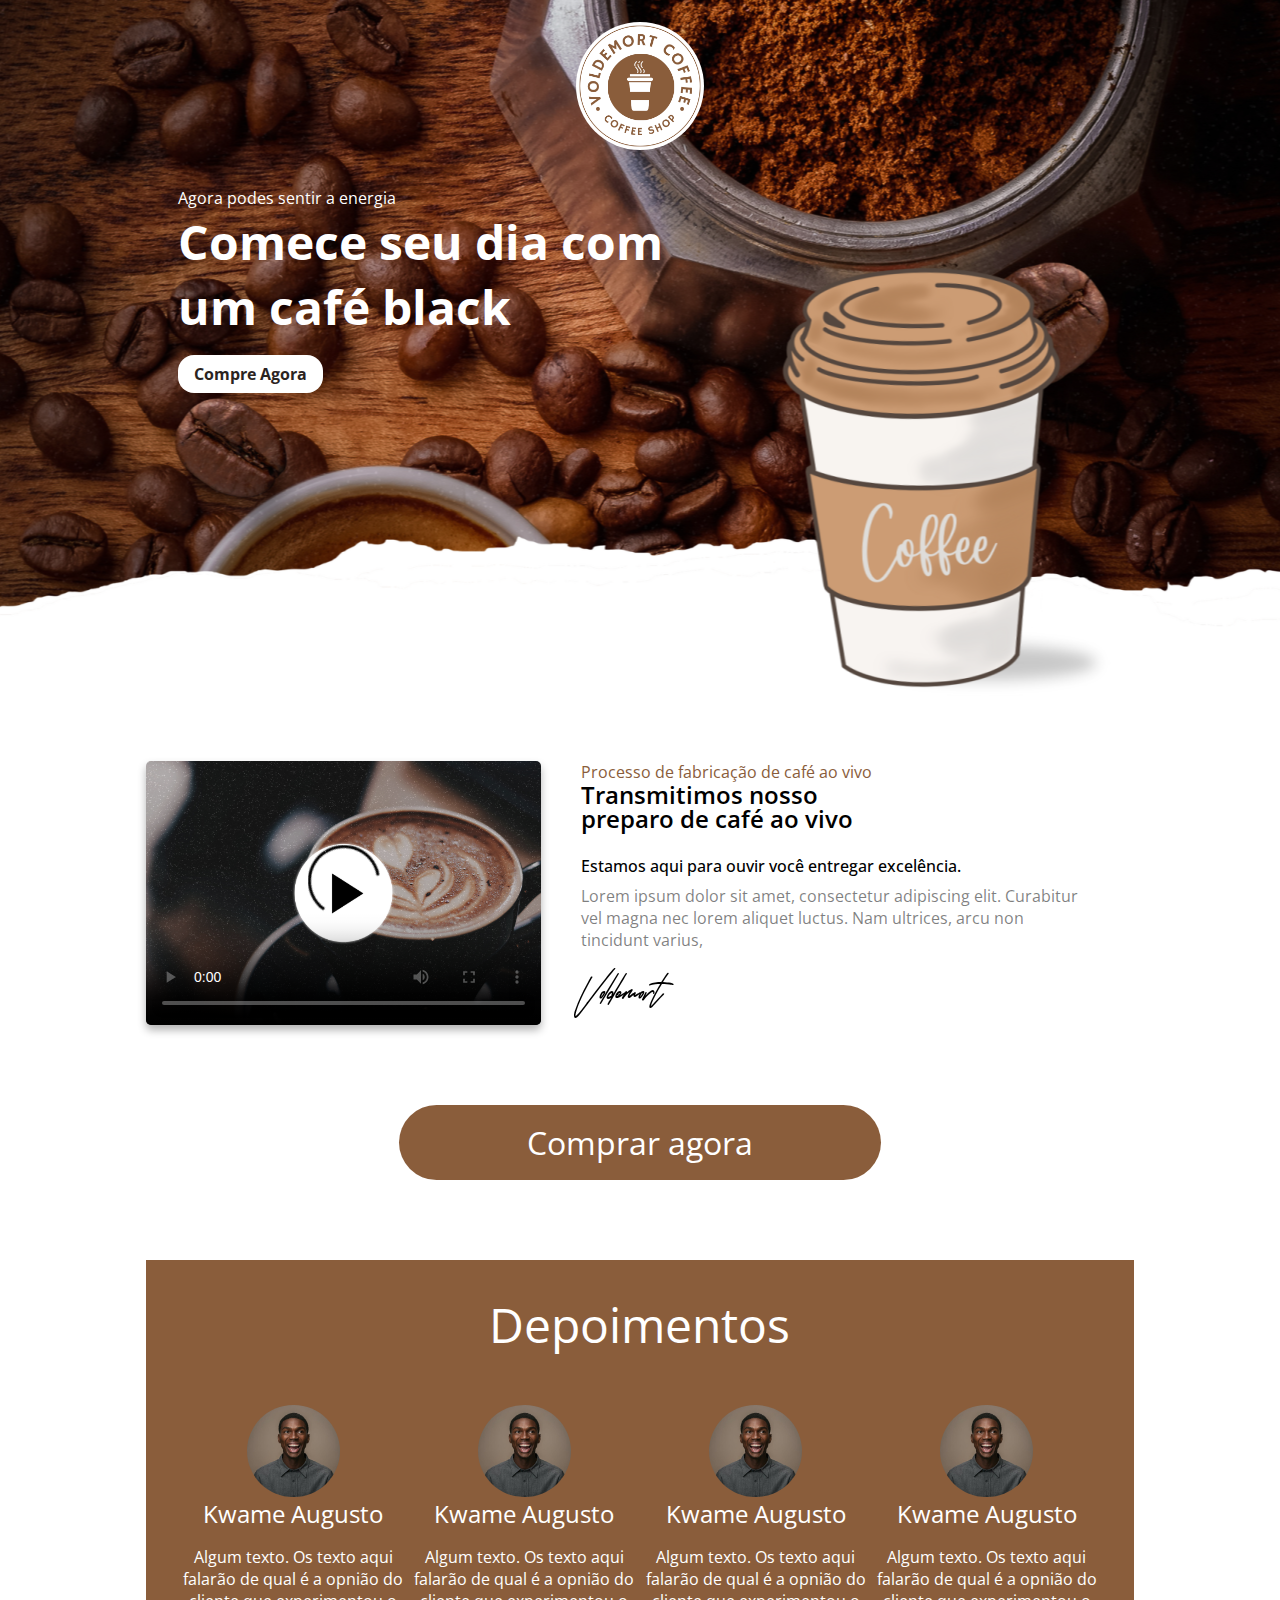
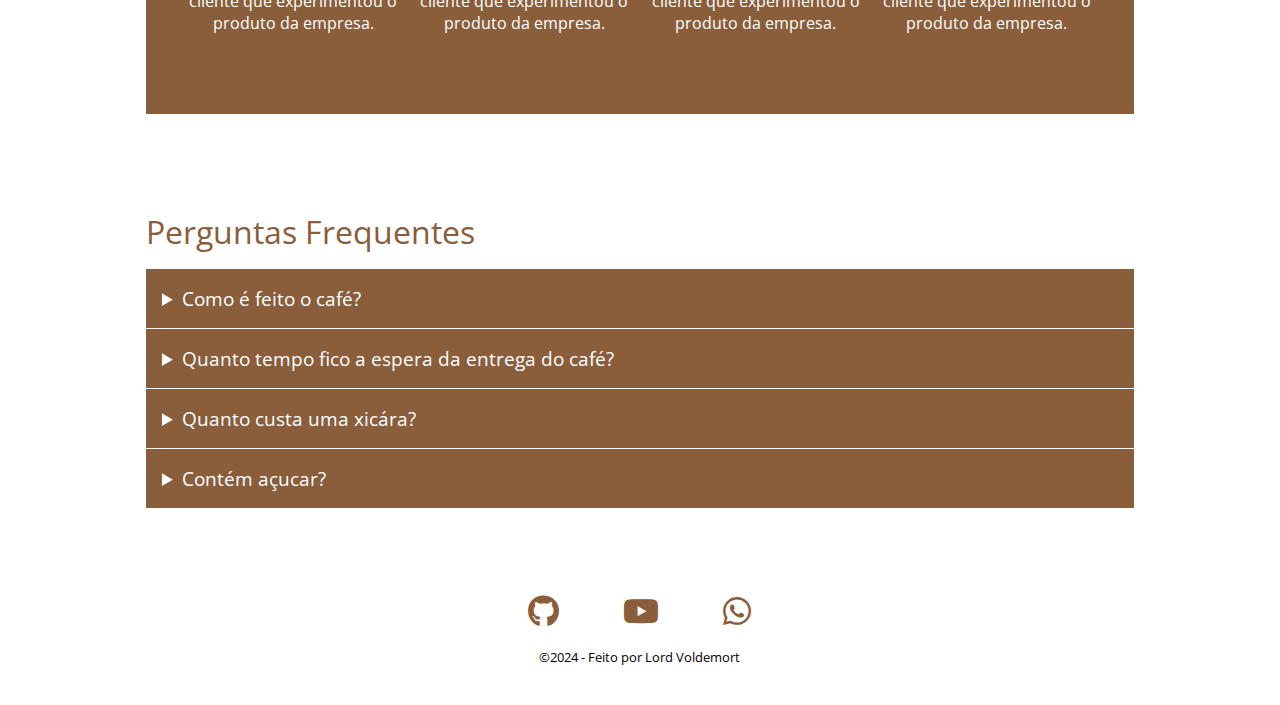
<file: index.html>
<!DOCTYPE html>
<html lang="en">
<head>
    <meta charset="UTF-8">
    <meta name="viewport" content="width=device-width, initial-scale=1.0">
    <link rel="stylesheet" href="./src/css/style.css">
    <link rel="stylesheet" href="./src/css/index.css">
    <link rel="stylesheet" href="https://cdnjs.cloudflare.com/ajax/libs/font-awesome/6.0.0-beta3/css/all.min.css">
    <title>Landing Page</title>
</head>
<body>
    <header>
        <img src="./src/images/logo.png" alt="logo da empresa">
    </header>

    <main class="container">
        <section class="conteudoPrincipal">
            <p>Agora podes sentir a energia</p>
            <h1>Comece seu dia com 
            <br>um café black</h1>
            <a href="./checkout.html" id="compreAgora">Compre Agora</a>
        </section>

        <section class="conteudoSecundario">
            <video id="videoDemontrativo" controls poster="./src/images/poster.png">
                <source src="https://cdn.pixabay.com/video/2015/12/11/1631-148614389_large.mp4" type="video/mp4">
                Seu navegador não suporta os fotmatos de video disponiveis, atualize!
            </video>
            <article>
                <span>Processo de fabricação de café ao vivo</span>
                <h2>Transmitimos nosso <br>preparo de café ao vivo</h2>
                <p id="estamosAqui">Estamos aqui para ouvir você entregar excelência.</p>

                <p id="loremIpsum">Lorem ipsum dolor sit amet, 
                    consectetur adipiscing elit. 
                    Curabitur vel magna nec lorem aliquet luctus. 
                    Nam ultrices, arcu non tincidunt varius, 
                </p>
                
                <p class="assinatura">Voldemort</p>
            </article>
        </section>

        <section class="seccaoBotaoDeCompra">
            <a href="./checkout.html" id="botaoDeCompra">Comprar agora</a>
        </section>

        <section class="depoimentos">
            <h2>Depoimentos</h2>

            <ul>
                <li>
                    <img src="./src/images/depoimento1.jpg">
                    <p class="nomeDosCleintes">Kwame Augusto</p>
                    <p class="descricaoDoDepoimento">
                        Algum texto. Os texto aqui falarão
                        de qual é a opnião do cliente que experimentou o produto da empresa.
                    </p>
                </li>

                <li>
                    <img src="./src/images/depoimento1.jpg">
                    <p class="nomeDosCleintes">Kwame Augusto</p>
                    <p class="descricaoDoDepoimento">
                        Algum texto. Os texto aqui falarão
                        de qual é a opnião do cliente que experimentou o produto da empresa.
                    </p>
                </li>

                <li>
                    <img src="./src/images/depoimento1.jpg">
                    <p class="nomeDosCleintes">Kwame Augusto</p>
                    <p class="descricaoDoDepoimento">
                        Algum texto. Os texto aqui falarão
                        de qual é a opnião do cliente que experimentou o produto da empresa.
                    </p>
                </li>

                <li>
                    <img src="./src/images/depoimento1.jpg">
                    <p class="nomeDosCleintes">Kwame Augusto</p>
                    <p class="descricaoDoDepoimento">
                        Algum texto. Os texto aqui falarão
                        de qual é a opnião do cliente que experimentou o produto da empresa.
                    </p>
                </li> 
              </ul>
        </section>

        <section class="perguntasFrequentes">
            <h2>Perguntas Frequentes</h2>

            <section>
                <details>
                    <summary>Como é feito o café?</summary>
                    <p>
                        Lorem ipsum dolor sit amet, consectetur adipiscing elit. 
                        Curabitur vel magna nec lorem aliquet luctus. 
                        Nam ultrices, arcu non tincidunt varius, 
                        libero turpis bibendum eros, ac scelerisque neque nisi id mi.                       
                    </p>
                </details>

                <details>
                    <summary>Quanto tempo fico a espera da entrega do café?</summary>
                    <p>
                        Lorem ipsum dolor sit amet, consectetur adipiscing elit. 
                        Curabitur vel magna nec lorem aliquet luctus. 
                        Nam ultrices, arcu non tincidunt varius, 
                        libero turpis bibendum eros, ac scelerisque neque nisi id mi.                       
                    </p>
                </details>

                <details>
                    <summary>Quanto custa uma xicára?</summary>
                    <p>
                        Lorem ipsum dolor sit amet, consectetur adipiscing elit. 
                        Curabitur vel magna nec lorem aliquet luctus. 
                        Nam ultrices, arcu non tincidunt varius, 
                        libero turpis bibendum eros, ac scelerisque neque nisi id mi.
                    </p>
                </details>

                <details>
                    <summary>Contém açucar?</summary>
                    <p>
                        Lorem ipsum dolor sit amet, consectetur adipiscing elit. 
                        Curabitur vel magna nec lorem aliquet luctus. 
                        Nam ultrices, arcu non tincidunt varius, 
                        libero turpis bibendum eros, ac scelerisque neque nisi id mi.
                    </p>
                </details>
            </section>

        </section>
    </main> 

    <footer class="container">
        <ul id="social">
            <li><a href="#" target="_blank"><i class="fa-brands fa-github"></i></a></li>
            <li><a href="#" target="_blank"><i class="fa-brands fa-youtube"></i></a></li>
            <li><a href="#" target="_blank"><i class="fa-brands fa-whatsapp"></i></a></li>
        </ul>

        <p id="copyRight">&copy;2024 - Feito por Lord Voldemort</p>
    </footer>
</body>
</html>
</file>
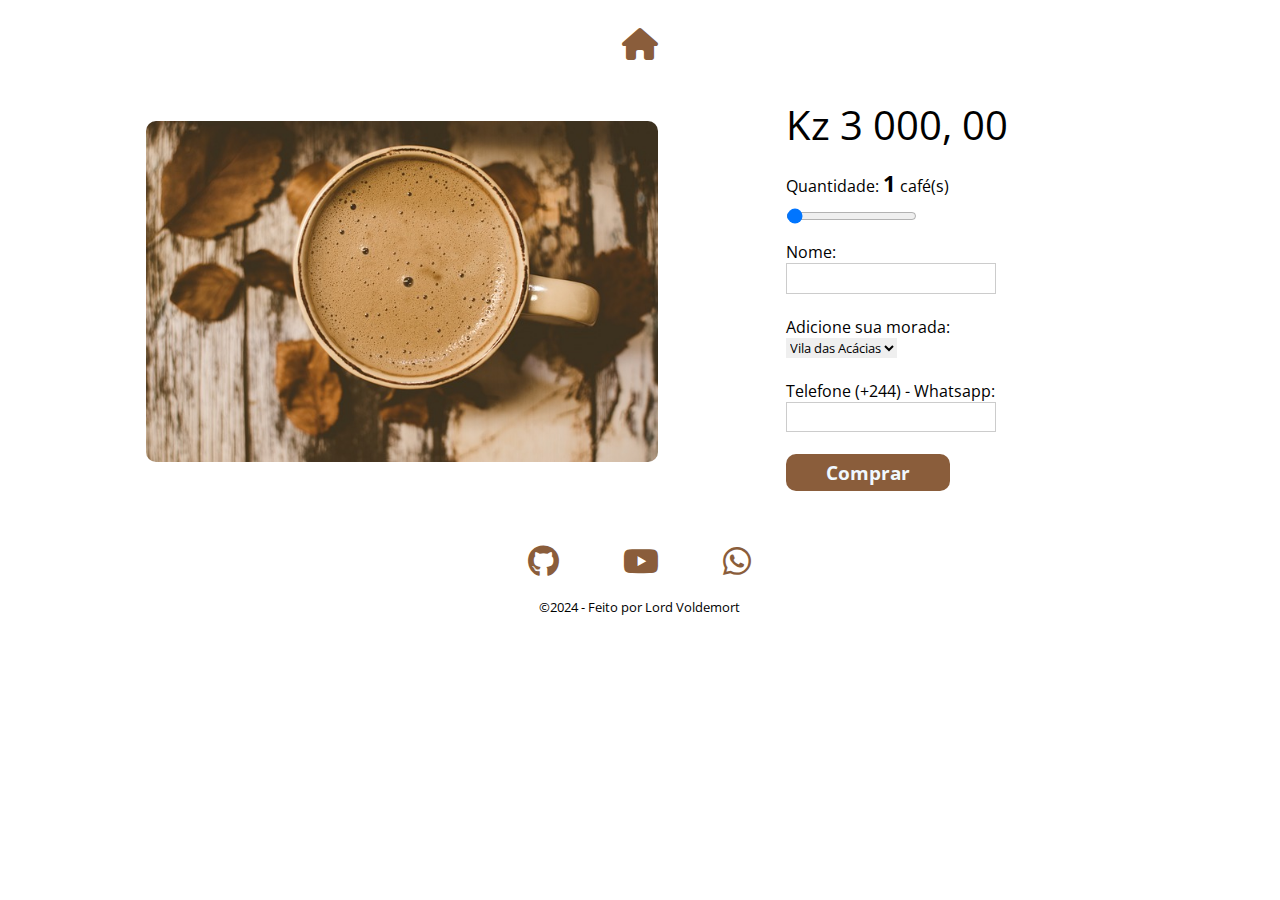
<file: checkout.html>
<!DOCTYPE html>
<html lang="en">
<head>
    <meta charset="UTF-8">
    <meta name="viewport" content="width=device-width, initial-scale=1.0">
    <link rel="stylesheet" href="./src/css/style.css">
    <link rel="stylesheet" href="./src/css/chackout.css">
    <link rel="stylesheet" href="https://cdnjs.cloudflare.com/ajax/libs/font-awesome/6.0.0-beta3/css/all.min.css">
    <title>Check Out</title>
</head>
<body>
    <header>
        <a href="./index.html" title="Voltar a página inicial"><i class="fa-solid fa-house"></i></a>
    </header>
    <main class="container">
        <figure>
            <img src="./src/images/cafe.jpg" alt="copo com café">
        </figure>

        <section id="formCompleto">
            <section id="form">
                <output id="preco"><strong style="font-size: rem;">Kz</strong> <span id="spanPreco"></span>, 00</output>
                <p id="quantidade">Quantidade: <span id="spanQuantidade" style="font-weight: 700; font-size: 1.4rem;"></span> café(s)</p>
                <input type="range" step="1" min="1" max="100" value="1" id="inputRange">

                <label for="nome">Nome:</label>
                <input type="text" id="nome" maxlength="50" required>
                <br>
                <label for="morada">Adicione sua morada:</label>
                <select id="morada">
                    <option>Vila das Acácias</option>
                    <option>Bairro 70</option>
                    <option>Bairro Benfica</option>
                    <option>Cotel</option>
                    <option>Camunda</option>
                </select>
                <br>

                <label for="contacto">Telefone (+244) - Whatsapp:</label>
                <input type="number" id="contacto" required>
                <br>
            </section>
            <button id="botaoComprar">Comprar</button>
        </section>


       

        <section class="compraComSucesso">
            <section style="padding: 1.5rem;">
                <p style="font-size: 1.8rem;">Efetue o pagamento, mande o comprovante para o nosso Whatsapp e receberá o seu café no seu endereço!</p>
                <br>
                <p><span style="color: #8a5d3b;">Obrigado por Comprar conosco!</span>
                   <br>Os seus dados foram enviados para o nosso Whatsapp.
                </p>
                <br>

                <p>Nome: <span id="nomeDoComprador"></span></p>
                <p>Valor a pagar (Kz): <span id="valorPagoNaCompra"></span>, 00</p>
                <p>Quantidade solicitada: <span id="quantidaSolicitada"></span></p>
            </section>
            <section class="dadosDaEmpresa">
                <p><i class="fa-solid fa-money-check-dollar"></i> 0040 0000 0286 8166 1022 3</p>
                <p><i class="fa-brands fa-whatsapp"></i> 941 553 686</p>
                
                <button id="comprarNovamente">Comprar novamente</button>
            </section>
        </section>
    </main>

    <footer class="container">
        <ul id="social">
            <li><a href="#" target="_blank"><i class="fa-brands fa-github"></i></a></li>
            <li><a href="#" target="_blank"><i class="fa-brands fa-youtube"></i></a></li>
            <li><a href="#" target="_blank"><i class="fa-brands fa-whatsapp"></i></a></li>
        </ul>

        <p id="copyRight">&copy;2024 - Feito por Lord Voldemort</p>
    </footer>

    <script src="./src/js/checkout.js"></script>
</body>
</html>
</file>
<file: src/css/style.css>
@import url('https://fonts.googleapis.com/css2?family=Open+Sans:ital,wght@0,300..800;1,300..800&display=swap');
*
{
    font-family: "Open sans", sans-serif;
    font-weight: 400;
    box-sizing: border-box;
    font-style: normal;
    padding: 0;
    margin: 0;
    border: none;
}

body
{
    padding: 1.4rem;
}

.container
{
   width: 80%;
   margin: 0 auto;
}

footer
{
    margin: 8rem 0 1rem 0;
    padding: 3rem 0 0 0;
}

#social
{
    display: flex;
    justify-content: center;
}

#social li
{
    list-style-type: none;
    margin: 0 0.5rem;
}

#social li a
{
    padding: 1.5rem;
    font-size: 2rem;
    color: rgba(138, 93, 59, 1);
    cursor: pointer;
    transition: all .2s ease-in-out;
}

#social li a:hover
{
    color: rgb(60, 37, 19);
}

#copyRight
{
    text-align: center;
    margin: 1rem 0;
    font-size: 0.8rem;
}

@media (max-width: 660px)
{
    .container
    {
    width: 100%;
    margin: 0 auto;
    }
}
</file>
<file: src/css/index.css>
@font-face
{
    font-family: "assinatura";
    src: url("../font/Karstar\ Free.ttf") format("truetype");
}


body
{
    background-image: url("../images/background.png");
    background-size: auto;
    background-position: center top;
    background-repeat: no-repeat;
}

header
{
    text-align: center
}

header img
{
    width: 8rem;
    border-radius: 50%;
}

.conteudoPrincipal
{
    color: #fff;
    padding: 2rem;
    margin-bottom: 5rem;
}

.conteudoPrincipal h1
{
    font-size: 3rem;
    font-weight: 700;
}

.conteudoPrincipal #compreAgora
{
    display: inline-block;
    padding: 0.5rem 1rem;
    text-align: center;
    background-color: #fff;
    margin: 1rem 0;
    color: rgb(43, 36, 31);
    text-decoration: none;
    font-weight: 700;
    border-radius: 1rem;
    transition: all 0.2s ease-in-out;
}

.conteudoPrincipal #compreAgora:hover
{
    background-color: rgba(138, 93, 59, 0.8);
    color: #fff;
    transition: all 0.2s ease-in-out;
}

.conteudoSecundario
{
    display: flex;
    padding: 15rem 0 0 0;
    justify-content: space-between;
}

.conteudoSecundario #videoDemontrativo
{
    width: 40%;
    height: auto;
    cursor: pointer;
    object-fit: cover;
    border-radius: 5px;
    box-shadow: 0 5px 8px rgba(0, 0, 0, 0.3);
}

.conteudoSecundario article
{
    padding: 0 2.5rem;
}

.conteudoSecundario article span
{
    color: rgba(138, 93, 59, 1);
}

.conteudoSecundario article h2
{
    line-height: 1;
    font-weight: 600;
    margin-bottom: 1.5rem;
}

#estamosAqui
{
    margin: 0.5rem 0;
    font-weight: 500;
}

#loremIpsum
{
    color: rgba(0, 0, 0, 0.5);
    margin-bottom: 1rem;
}

.assinatura
{
    font-family: "assinatura";
    font-size: 4rem;
}

.seccaoBotaoDeCompra
{
    margin: 6rem 0;
    text-align: center;
}

.seccaoBotaoDeCompra #botaoDeCompra
{
    text-decoration: none;
    background-color: rgba(138, 93, 59, 1);
    font-size: 2rem;
    color: #fff;
    padding: 1rem 8rem;
    border-radius: 3rem;
}

.seccaoBotaoDeCompra #botaoDeCompra:hover
{
    background-color: rgb(60, 37, 19);
    box-shadow: inset 0 5px 8px rgba(149, 143, 143, 0.3);
    transition: all 0.1s ease-in;
}

.depoimentos
{
    background-color: rgba(138, 93, 59, 1);
    color: #fff;
    padding: 2rem;
}

.depoimentos h2
{
    text-align: center;
    font-size: 3rem;
}

.depoimentos ul
{
    display: flex;
    flex-wrap: wrap;
    justify-content: space-evenly;
    padding: 3rem 0;
}

.depoimentos li
{
    list-style-type: none;
    display: flex;
    flex-flow: column wrap;
    align-items: center;
    flex: 1;
}

.depoimentos li img
{
    width: 40%;
    border-radius: 100%;
}

.depoimentos li .nomeDosCleintes
{
    font-size: 1.5rem;
    margin-bottom: 1rem;
}

.depoimentos li .descricaoDoDepoimento
{
    text-align: center;
}

.perguntasFrequentes
{
    margin: 6rem 0 2rem 0;
}

.perguntasFrequentes h2
{
    font-size: 2rem;
    margin-bottom: 1rem;
    color: rgba(138, 93, 59, 1);
}

.perguntasFrequentes details
{
    color: #fff;
    border-bottom: 1px solid #FFF;
    background-color: rgba(138, 93, 59, 1);
}


.perguntasFrequentes details summary
{
    font-size: 1.2rem;
    padding: 1rem;
    cursor: pointer;
}

.perguntasFrequentes details p
{
    padding: 1rem;
    background-color: #FFF;
    color: #282828;
}

@media (max-width: 1080px)
{
    .depoimentos ul
    {
        flex-direction: column;
    }

    .depoimentos li
    {
        margin-bottom: 2rem;
    }
}

@media (max-width: 900px)
{
    .conteudoSecundario
    {
        flex-direction: column;  
        align-items: center;     
    }

    .conteudoSecundario #videoDemontrativo
    {
        width: 95%;
       
    }

    .conteudoSecundario article
    {
        margin-top: 4rem;
    }
  
}

@media (max-width: 670px)
{
    .seccaoBotaoDeCompra #botaoDeCompra
    {
        padding: 1rem 3rem;
    }
    
}

 @media (max-width: 554px)
 {
    .conteudoSecundario
    {
        padding: 10rem 0 0 0;
    }
 }

 @media (max-width: 522px)
 {
    .conteudoPrincipal
    {
        padding: 0.5rem 0.5rem 1.2rem 0.5rem;
        margin-bottom: 0;
    }
 }

@media (max-width: 506px)
{

    .depoimentos h2
    {
        font-size: 32px;
        padding: 0;
    }
}

@media (max-width: 470px)
{

    .conteudoPrincipal
    {
        padding-top: 2rem;
    }

    .conteudoPrincipal h1
    {
        font-size: 2rem;
    }

    .conteudoPrincipal #compreAgora
    {
        padding: 0.5rem 1rem;
        margin: 1rem 0;
    }

    .seccaoBotaoDeCompra #botaoDeCompra
    {
        padding: 0.5rem 2rem;
        font-size: 1.3rem;
    }
}
</file>
<file: src/css/chackout.css>
body
{
    position: relative;
}

header
{
    display: flex;
    justify-content: center;
    align-items: center;
}

header a
{
    font-size: 2rem;
    color: rgba(138, 93, 59, 1);
    transition: all 0.2s ease-in-out;
}

header a:hover
{
    color: rgb(42, 29, 19);;
}

main
{
    display: flex;
    align-items: center;
    justify-content: space-evenly;
    flex-flow: row wrap;
    padding-top: 2rem;
   
}

input
{
    border: 1px solid #000;
}

#form, #formCompleto
{
    flex: 1;
}

main figure img
{
    width: 80%;
    border-radius: 10px;
}

#form
{
    display: flex;
    flex-flow: column nowrap;
    align-items: start;
}

#preco
{
    font-size: 2.5rem;
    margin-bottom: 1rem;
} 


#quantidade
{
    margin-bottom: 0.5rem;
}

input[type="range"]
{
    margin-bottom: 1rem;
    cursor: pointer;
}

#botaoComprar
{
    padding: 0.3rem 2.5rem;
    color: aliceblue;
    font-weight: 700;
    font-size: 1.2rem;
    border-radius: 10px;
    cursor: pointer;
    border: none;
    background-color: rgba(138, 93, 59, 1);
    transition: all .2s ease-in;
}

input[type="text"], input[type="number"]
{
    padding: 0.2rem;
    border: 1px solid rgba(0, 0, 0, 0.2);
    font-size: 1rem;
}

input[type="submit"]:hover
{
    background-color: rgb(76, 55, 38);
}

.compraComSucesso
{
    position: absolute;
    top: -5;
    left: 0;
    justify-content: space-between;
    align-items: center;
    padding: 2rem;
    width: 100%;
    height: 60vw;
    background-color: rgba(14, 13, 12, 0.843);
    color: azure;
    display: none;
}

.compraComSucesso section
{
    flex: 1;
}

.dadosDaEmpresa
{
    padding: 1rem;
    border: 1px solid rgba(255, 255, 255, 0.3);
    color: #fff;
}

.dadosDaEmpresa p
{
    font-size: 2rem;
}
.dadosDaEmpresa button
{
    margin: 2rem 0 0.8rem 0;
    font-size: 1rem;
    padding: 0.5rem 1rem;
    color: #fff;
    background-color: #8a5d3b;
    border-radius: 10px;
    cursor: pointer;
    transition: all .2s ease-in-out;
}

.dadosDaEmpresa button:hover
{
    background-color: rgb(32, 19, 11);
}


@media (max-width: 1120px)
{
    main
    {
        text-align: center;
    }

    #form
    {
        flex-flow: column nowrap;
        align-items: center;
    }

}


@media (max-width: 1092px)
{
    input[type="text"], input[type="number"], select
    {
       width: 60%;
    }
}

@media (max-width: 900px)
{
    .compraComSucesso
    {
        flex-flow: column nowrap;
        align-items: center;
        padding: 5rem 0.5rem 2rem 0.5rem;
        height: 100%;
    }

    .compraComSucesso > section
    {
        padding: 0 1rem;
    }


}
</file>
